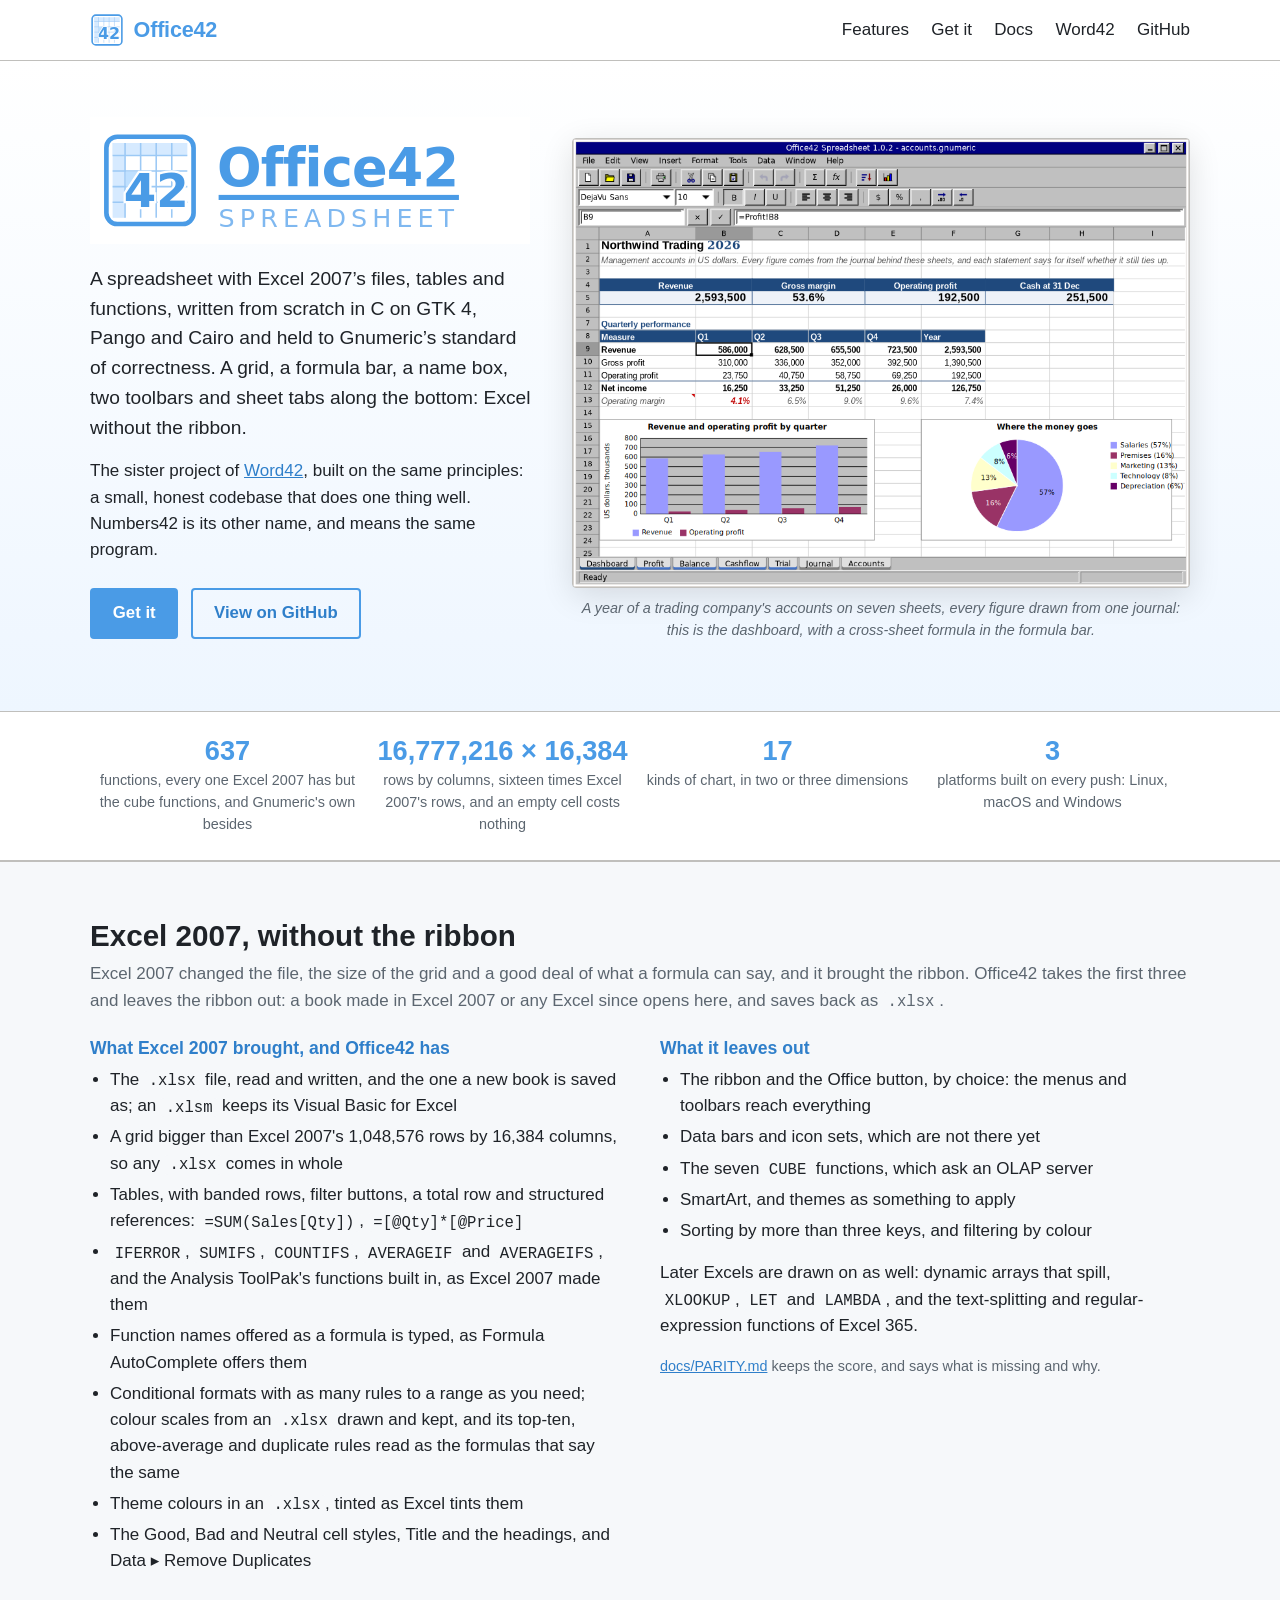
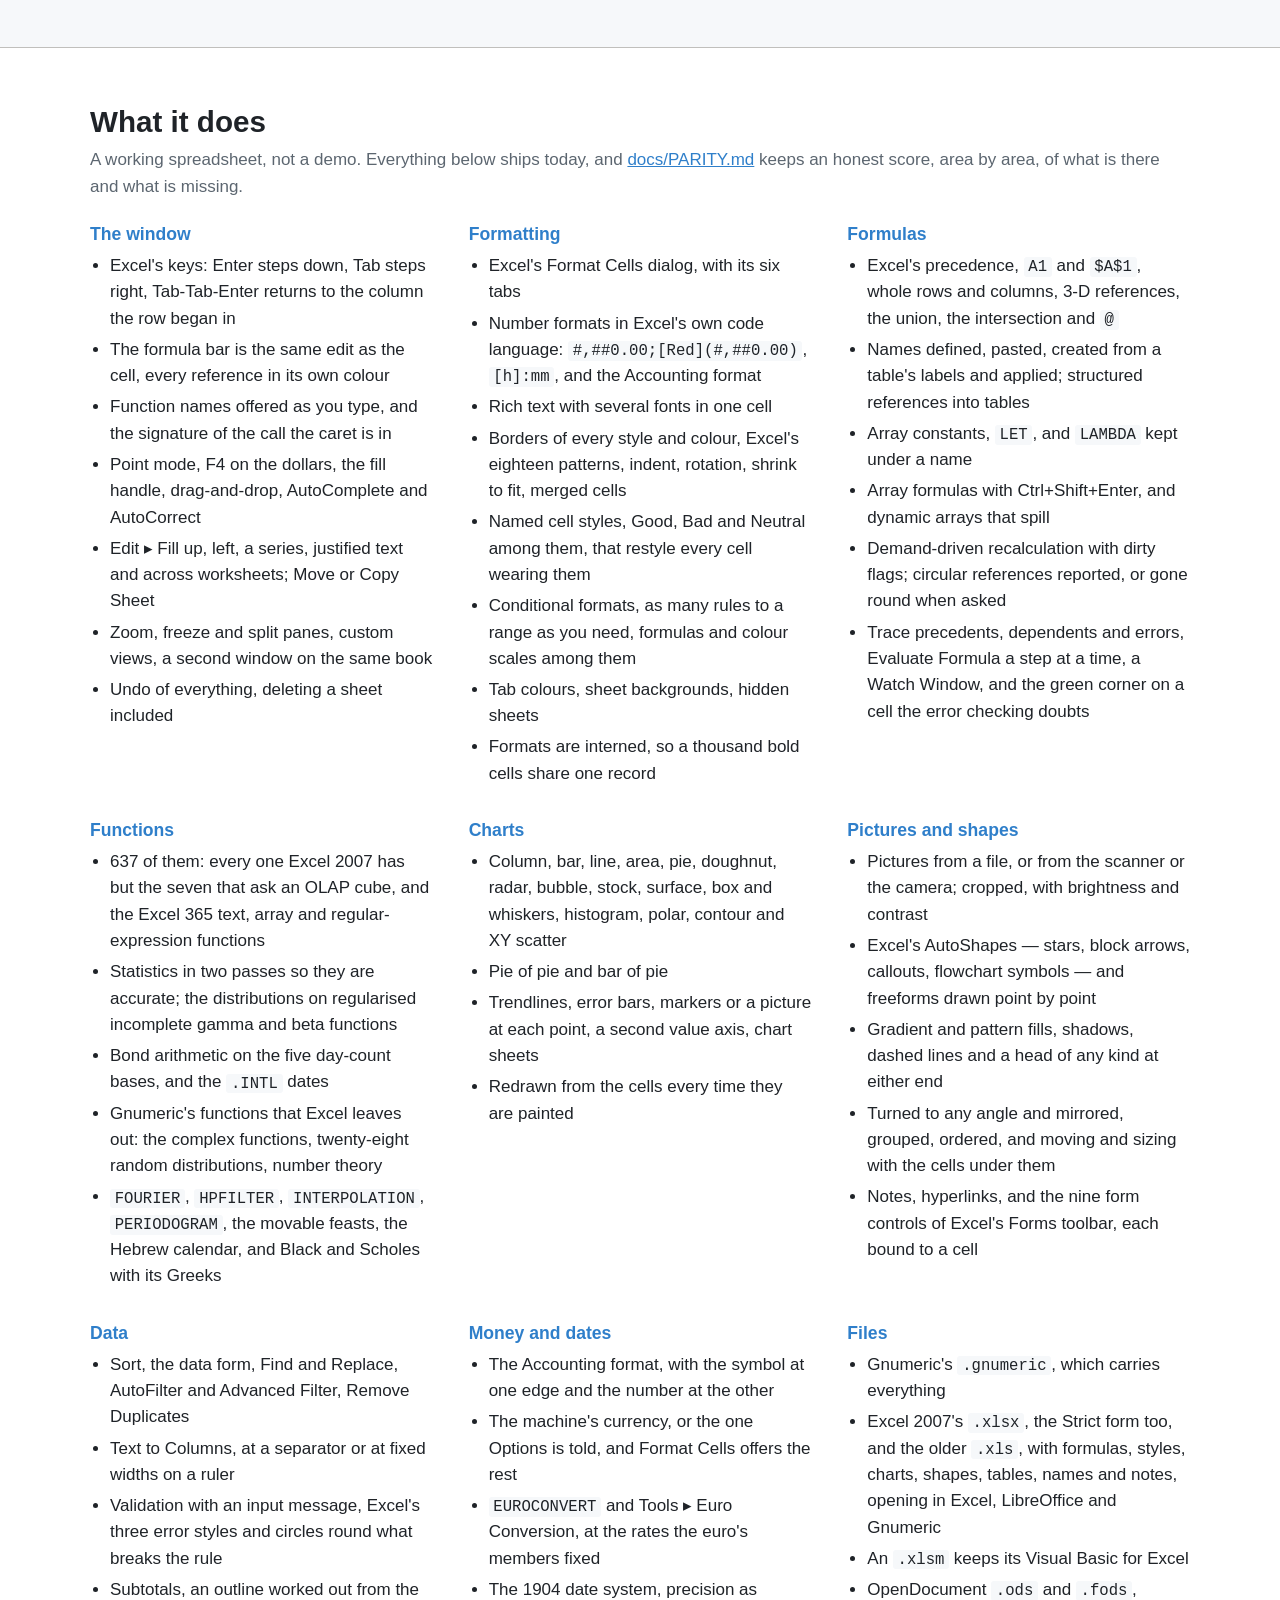
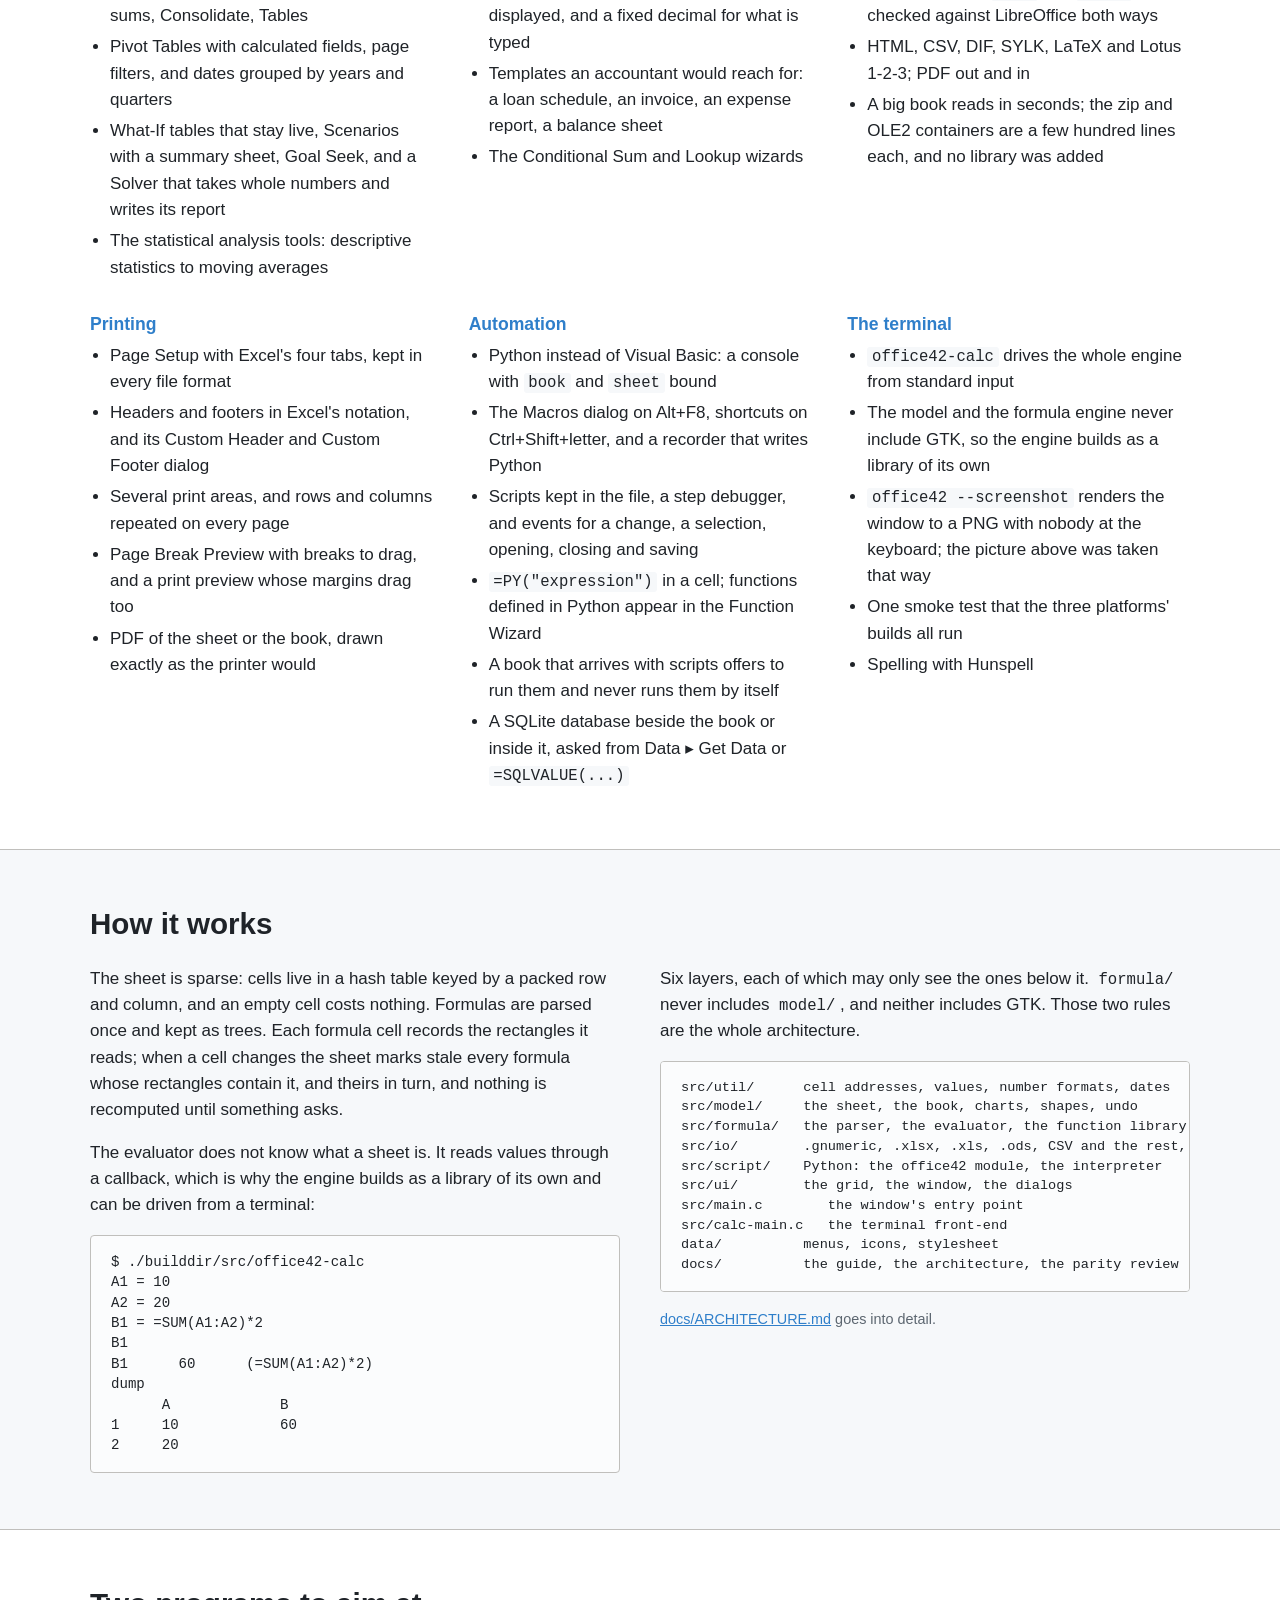
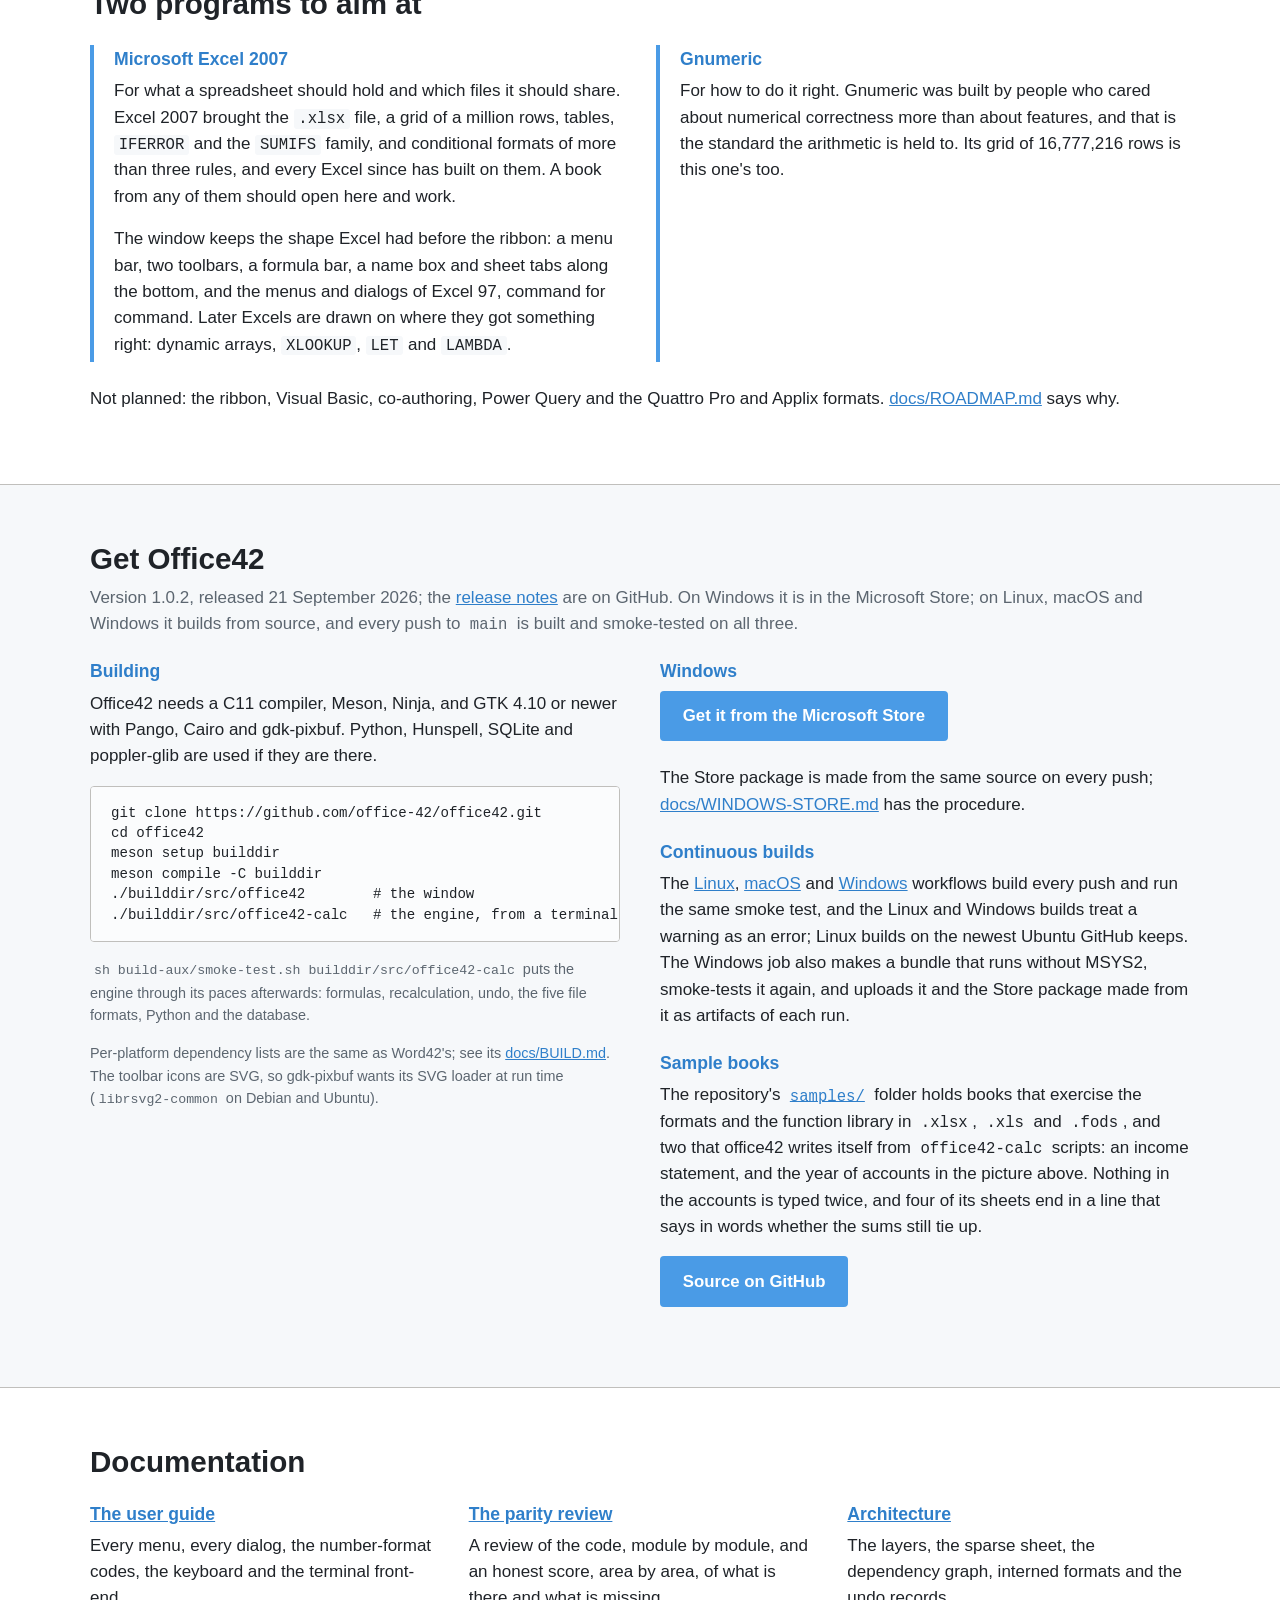
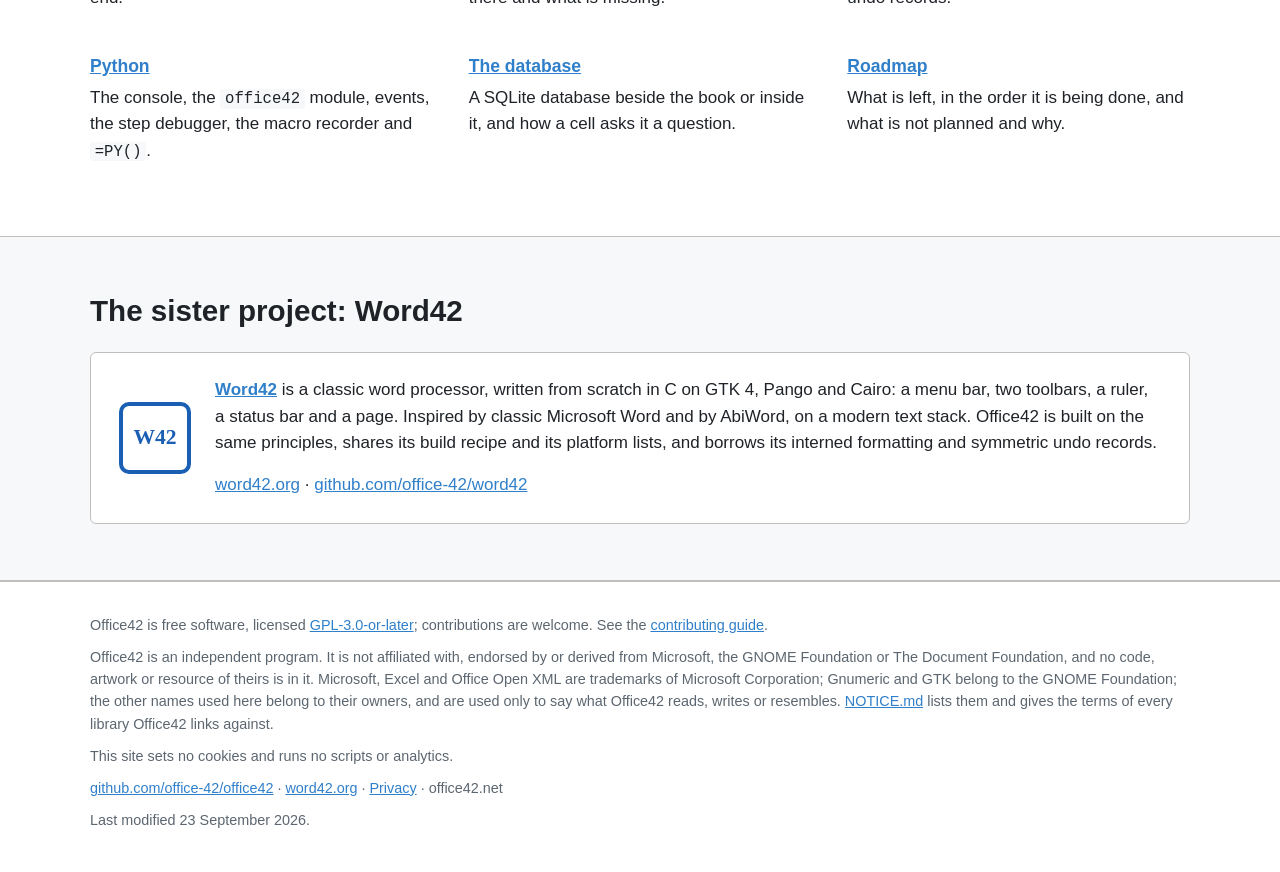
<file: index.html>
<!DOCTYPE html>
<html lang="en">
<head>
<meta charset="utf-8">
<meta name="viewport" content="width=device-width, initial-scale=1">
<title>Office42 Spreadsheet — Excel 2007’s files and functions, without the ribbon</title>
<meta name="description" content="Office42 Spreadsheet is a free spreadsheet with Excel 2007’s .xlsx files, tables and functions, and a menu bar and toolbars instead of a ribbon, written from scratch in C on GTK 4, Pango and Cairo. 637 functions, charts, pivot tables, Python scripting, and .gnumeric, .xlsx, .xls, .ods and CSV files. Free software, GPL-3.0-or-later.">
<link rel="canonical" href="https://office42.net/">
<meta property="og:type" content="website">
<meta property="og:title" content="Office42 Spreadsheet — Excel 2007’s files and functions, without the ribbon">
<meta property="og:description" content="Excel 2007’s .xlsx files, tables and functions, with a menu bar and toolbars instead of a ribbon, written from scratch in C on GTK 4, Pango and Cairo. Free software, GPL-3.0-or-later.">
<meta property="og:url" content="https://office42.net/">
<meta property="og:image" content="https://office42.net/images/screenshot.png">
<meta name="twitter:card" content="summary_large_image">
<meta name="theme-color" content="#4a9be6">
<link rel="icon" type="image/svg+xml" href="images/icon.svg">
<link rel="apple-touch-icon" href="images/icon-128.png">
<style>
  :root {
    --o42-blue: #4a9be6;
    --o42-blue-dark: #2f7fca;
    --o42-blue-pale: #d6eaff;
    --o42-blue-faint: #eef6ff;
    --o42-rule: #c0bfbc;
    --o42-ink: #1f2328;
    --o42-muted: #5c6670;
    --o42-ground: #ffffff;
    --o42-ground-alt: #f6f8fa;
  }
  * { box-sizing: border-box; }
  html { scroll-behavior: smooth; }
  body {
    margin: 0;
    font-family: -apple-system, BlinkMacSystemFont, "Segoe UI", Roboto, "Helvetica Neue",
                 "Liberation Sans", "DejaVu Sans", Arial, sans-serif;
    font-size: 17px;
    line-height: 1.55;
    color: var(--o42-ink);
    background: var(--o42-ground);
  }
  a { color: var(--o42-blue-dark); }
  a:hover { color: var(--o42-blue); }
  code {
    font-family: "SFMono-Regular", Consolas, "Liberation Mono", "DejaVu Sans Mono", Menlo, monospace;
    font-size: .92em;
    background: var(--o42-ground-alt);
    padding: .05em .3em;
    border-radius: 3px;
  }
  pre {
    font-family: "SFMono-Regular", Consolas, "Liberation Mono", "DejaVu Sans Mono", Menlo, monospace;
    font-size: .88rem;
    line-height: 1.45;
    background: #fbfcfd;
    border: 1px solid var(--o42-rule);
    border-radius: 4px;
    padding: 1rem 1.25rem;
    overflow-x: auto;
    margin: 0;
  }
  pre code { background: none; padding: 0; font-size: inherit; }
  .container { max-width: 1140px; margin: 0 auto; padding: 0 1.25rem; }
  h1, h2, h3 { line-height: 1.2; margin: 0 0 .5rem; }
  h2 { font-size: 1.85rem; font-weight: 700; }
  h3 { font-size: 1.1rem; font-weight: 700; color: var(--o42-blue-dark); }
  .muted { color: var(--o42-muted); }
  .small { font-size: .9rem; }
  p { margin: 0 0 1rem; }
  ul { margin: 0 0 1rem; padding-left: 1.25rem; }
  li { margin-bottom: .3rem; }

  /* Navigation */
  nav.top {
    position: sticky; top: 0; z-index: 10;
    background: var(--o42-ground);
    border-bottom: 1px solid var(--o42-rule);
  }
  nav.top .container {
    display: flex; align-items: center; justify-content: space-between;
    height: 60px;
  }
  .brand {
    display: flex; align-items: center; gap: .6rem;
    font-weight: 700; font-size: 1.35rem; color: var(--o42-blue);
    text-decoration: none; letter-spacing: -.01em;
  }
  .brand img { width: 34px; height: 34px; }
  nav.top ul { list-style: none; margin: 0; padding: 0; display: flex; gap: 1.4rem; }
  nav.top li { margin: 0; }
  nav.top a.link { color: var(--o42-ink); text-decoration: none; white-space: nowrap; }
  nav.top a.link:hover { color: var(--o42-blue); }
  @media (max-width: 520px) {
    .brand span { display: none; }
    nav.top ul { gap: .8rem; }
    nav.top a.link { font-size: .95rem; }
  }
  @media (max-width: 380px) {
    nav.top ul { gap: .6rem; }
    nav.top a.link { font-size: .85rem; }
  }

  /* Hero */
  .hero {
    background: linear-gradient(180deg, #ffffff 0%, var(--o42-blue-faint) 100%);
    border-bottom: 1px solid var(--o42-rule);
    padding: 3.5rem 0 3rem;
  }
  .hero .row {
    display: grid; grid-template-columns: 5fr 7fr; gap: 2.5rem; align-items: center;
  }
  @media (max-width: 900px) { .hero .row { grid-template-columns: 1fr; } }
  .hero .logo { width: 100%; max-width: 440px; height: auto; display: block; margin-bottom: 1.25rem; }
  .lead { font-size: 1.2rem; }
  .btn {
    display: inline-block; padding: .65rem 1.3rem; border-radius: 4px;
    font-size: 1.05rem; font-weight: 600; text-decoration: none;
    border: 2px solid var(--o42-blue); margin: 0 .5rem .5rem 0;
    transition: background-color .12s, color .12s;
  }
  .btn-solid { background: var(--o42-blue); color: #fff; }
  .btn-solid:hover { background: var(--o42-blue-dark); border-color: var(--o42-blue-dark); color: #fff; }
  .btn-outline { background: transparent; color: var(--o42-blue-dark); }
  .btn-outline:hover { background: var(--o42-blue); color: #fff; }
  .screenshot {
    width: 100%; height: auto; display: block;
    border: 1px solid var(--o42-rule); border-radius: 4px;
    box-shadow: 0 .5rem 2rem rgba(0, 0, 0, .12);
    background: #fff;
  }
  figure { margin: 0; }
  figcaption { text-align: center; margin-top: .6rem; }

  /* Numbers strip */
  .numbers {
    border-bottom: 1px solid var(--o42-rule);
    background: var(--o42-ground);
  }
  .numbers .container {
    display: grid; grid-template-columns: repeat(4, 1fr);
    text-align: center; padding-top: 1.5rem; padding-bottom: 1.5rem;
  }
  @media (max-width: 720px) {
    .numbers .container { grid-template-columns: repeat(2, 1fr); row-gap: 1.25rem; }
    .numbers strong { font-size: 1.4rem; }
  }
  .numbers strong { display: block; font-size: 1.7rem; color: var(--o42-blue); font-weight: 700; line-height: 1.1; }
  .numbers span { display: block; font-size: .9rem; color: var(--o42-muted); margin-top: .2rem; }

  /* Sections */
  section { padding: 3.5rem 0; }
  section.alt { background: var(--o42-ground-alt); border-top: 1px solid var(--o42-rule); border-bottom: 1px solid var(--o42-rule); }
  .grid { display: grid; grid-template-columns: repeat(3, 1fr); gap: 1.75rem 2.25rem; margin-top: 1.5rem; }
  @media (max-width: 900px) { .grid { grid-template-columns: repeat(2, 1fr); } }
  @media (max-width: 560px) { .grid { grid-template-columns: 1fr; } }
  .grid ul { margin-bottom: 0; }
  .grid > div, .two > div, .numbers .container > div, .hero .row > *, .sister > div { min-width: 0; }
  code { overflow-wrap: anywhere; }
  .two { display: grid; grid-template-columns: 1fr 1fr; gap: 2.5rem; align-items: start; margin-top: 1.5rem; }
  @media (max-width: 800px) { .two { grid-template-columns: 1fr; } }
  .tree { font-size: .85rem; }
  .goals { display: grid; grid-template-columns: 1fr 1fr; gap: 2rem; margin-top: 1.5rem; }
  @media (max-width: 720px) { .goals { grid-template-columns: 1fr; } }
  .goal {
    border-left: 4px solid var(--o42-blue); padding: .25rem 0 .25rem 1.25rem;
  }
  .goal p:last-child { margin-bottom: 0; }

  /* Word42 sister card */
  .sister {
    display: grid; grid-template-columns: auto 1fr; gap: 1.5rem; align-items: center;
    border: 1px solid var(--o42-rule); border-radius: 6px; background: #fff;
    padding: 1.5rem 1.75rem; margin-top: 1.5rem;
  }
  @media (max-width: 560px) { .sister { grid-template-columns: 1fr; } }
  .sister .w42 {
    width: 72px; height: 72px; border-radius: 10px;
    border: 4px solid #1a5fb4; color: #1a5fb4; background: #fff;
    display: flex; align-items: center; justify-content: center;
    font-family: "Times New Roman", "Liberation Serif", Tinos, Times, serif;
    font-weight: 700; font-size: 1.35rem;
  }
  .sister p:last-child { margin-bottom: 0; }

  /* Footer */
  footer { border-top: 1px solid var(--o42-rule); padding: 2rem 0; }
  footer p { margin-bottom: .6rem; }
</style>
</head>
<body>

<nav class="top">
  <div class="container">
    <a class="brand" href="./">
      <img src="images/icon.svg" alt="" width="34" height="34">
      <span>Office42</span>
    </a>
    <ul>
      <li><a class="link" href="#features">Features</a></li>
      <li><a class="link" href="#download">Get it</a></li>
      <li><a class="link" href="#docs">Docs</a></li>
      <li><a class="link" href="https://word42.org/">Word42</a></li>
      <li><a class="link" href="https://github.com/office-42/office42">GitHub</a></li>
    </ul>
  </div>
</nav>

<header class="hero">
  <div class="container">
    <div class="row">
      <div>
        <h1>
          <img class="logo" src="images/logo.svg" width="520" height="150"
               alt="Office42 Spreadsheet: a sheet of cells marked 42, beside the name in light blue with one rule under it">
        </h1>
        <p class="lead">A spreadsheet with Excel&nbsp;2007’s files, tables and functions,
        written from scratch in C on GTK&nbsp;4, Pango and Cairo and held to Gnumeric’s standard
        of correctness. A grid, a formula bar, a name box, two toolbars and sheet tabs along the
        bottom: Excel without the ribbon.</p>
        <p>The sister project of <a href="https://word42.org/">Word42</a>, built on the same
        principles: a small, honest codebase that does one thing well. Numbers42 is its other
        name, and means the same program.</p>
        <p style="margin-top:1.5rem">
          <a class="btn btn-solid" href="#download">Get it</a>
          <a class="btn btn-outline" href="https://github.com/office-42/office42">View on GitHub</a>
        </p>
      </div>
      <figure>
        <img class="screenshot" src="images/screenshot.png" width="950" height="690"
             alt="Office42 Spreadsheet 1.0.2 showing the dashboard of a set of accounts: a title set in two fonts in one cell, a strip of four merged key figures — revenue, gross margin, operating profit and cash — over a quarterly table in the Accounting number format, an operating margin row with a conditional format on the weakest quarter and a note attached, the formula bar showing the cross-sheet formula =Profit!B8, a column chart of revenue and operating profit by quarter with its axis in thousands, a pie chart of operating expenses with labels and a legend, and seven coloured sheet tabs — Dashboard, Profit, Balance, Cashflow, Trial, Journal and Accounts">
        <figcaption class="muted small"><em>A year of a trading company's accounts on seven sheets, every figure drawn from one journal: this is the dashboard, with a cross-sheet formula in the formula bar.</em></figcaption>
      </figure>
    </div>
  </div>
</header>

<div class="numbers">
  <div class="container">
    <div><strong>637</strong><span>functions, every one Excel 2007 has but the cube functions, and Gnumeric's own besides</span></div>
    <div><strong>16,777,216 × 16,384</strong><span>rows by columns, sixteen times Excel 2007's rows, and an empty cell costs nothing</span></div>
    <div><strong>17</strong><span>kinds of chart, in two or three dimensions</span></div>
    <div><strong>3</strong><span>platforms built on every push: Linux, macOS and Windows</span></div>
  </div>
</div>

<section class="alt" id="excel2007">
  <div class="container">
    <h2>Excel 2007, without the ribbon</h2>
    <p class="muted">Excel&nbsp;2007 changed the file, the size of the grid and a good deal of what
    a formula can say, and it brought the ribbon. Office42 takes the first three and leaves the
    ribbon out: a book made in Excel&nbsp;2007 or any Excel since opens here, and saves back as
    <code>.xlsx</code>.</p>
    <div class="two">
      <div>
        <h3>What Excel 2007 brought, and Office42 has</h3>
        <ul>
          <li>The <code>.xlsx</code> file, read and written, and the one a new book is saved as; an <code>.xlsm</code> keeps its Visual Basic for Excel</li>
          <li>A grid bigger than Excel 2007's 1,048,576 rows by 16,384 columns, so any <code>.xlsx</code> comes in whole</li>
          <li>Tables, with banded rows, filter buttons, a total row and structured references: <code>=SUM(Sales[Qty])</code>, <code>=[@Qty]*[@Price]</code></li>
          <li><code>IFERROR</code>, <code>SUMIFS</code>, <code>COUNTIFS</code>, <code>AVERAGEIF</code> and <code>AVERAGEIFS</code>, and the Analysis ToolPak's functions built in, as Excel&nbsp;2007 made them</li>
          <li>Function names offered as a formula is typed, as Formula AutoComplete offers them</li>
          <li>Conditional formats with as many rules to a range as you need; colour scales from an <code>.xlsx</code> drawn and kept, and its top-ten, above-average and duplicate rules read as the formulas that say the same</li>
          <li>Theme colours in an <code>.xlsx</code>, tinted as Excel tints them</li>
          <li>The Good, Bad and Neutral cell styles, Title and the headings, and Data ▸ Remove Duplicates</li>
        </ul>
      </div>
      <div>
        <h3>What it leaves out</h3>
        <ul>
          <li>The ribbon and the Office button, by choice: the menus and toolbars reach everything</li>
          <li>Data bars and icon sets, which are not there yet</li>
          <li>The seven <code>CUBE</code> functions, which ask an OLAP server</li>
          <li>SmartArt, and themes as something to apply</li>
          <li>Sorting by more than three keys, and filtering by colour</li>
        </ul>
        <p>Later Excels are drawn on as well: dynamic arrays that spill, <code>XLOOKUP</code>,
        <code>LET</code> and <code>LAMBDA</code>, and the text-splitting and regular-expression
        functions of Excel&nbsp;365.</p>
        <p class="small muted"><a href="https://github.com/office-42/office42/blob/main/docs/PARITY.md">docs/PARITY.md</a>
        keeps the score, and says what is missing and why.</p>
      </div>
    </div>
  </div>
</section>

<section id="features">
  <div class="container">
    <h2>What it does</h2>
    <p class="muted">A working spreadsheet, not a demo. Everything below ships today, and
    <a href="https://github.com/office-42/office42/blob/main/docs/PARITY.md">docs/PARITY.md</a>
    keeps an honest score, area by area, of what is there and what is missing.</p>
    <div class="grid">
      <div>
        <h3>The window</h3>
        <ul>
          <li>Excel's keys: Enter steps down, Tab steps right, Tab-Tab-Enter returns to the column the row began in</li>
          <li>The formula bar is the same edit as the cell, every reference in its own colour</li>
          <li>Function names offered as you type, and the signature of the call the caret is in</li>
          <li>Point mode, F4 on the dollars, the fill handle, drag-and-drop, AutoComplete and AutoCorrect</li>
          <li>Edit ▸ Fill up, left, a series, justified text and across worksheets; Move or Copy Sheet</li>
          <li>Zoom, freeze and split panes, custom views, a second window on the same book</li>
          <li>Undo of everything, deleting a sheet included</li>
        </ul>
      </div>
      <div>
        <h3>Formatting</h3>
        <ul>
          <li>Excel's Format Cells dialog, with its six tabs</li>
          <li>Number formats in Excel's own code language: <code>#,##0.00;[Red](#,##0.00)</code>, <code>[h]:mm</code>, and the Accounting format</li>
          <li>Rich text with several fonts in one cell</li>
          <li>Borders of every style and colour, Excel's eighteen patterns, indent, rotation, shrink to fit, merged cells</li>
          <li>Named cell styles, Good, Bad and Neutral among them, that restyle every cell wearing them</li>
          <li>Conditional formats, as many rules to a range as you need, formulas and colour scales among them</li>
          <li>Tab colours, sheet backgrounds, hidden sheets</li>
          <li>Formats are interned, so a thousand bold cells share one record</li>
        </ul>
      </div>
      <div>
        <h3>Formulas</h3>
        <ul>
          <li>Excel's precedence, <code>A1</code> and <code>$A$1</code>, whole rows and columns, 3-D references, the union, the intersection and <code>@</code></li>
          <li>Names defined, pasted, created from a table's labels and applied; structured references into tables</li>
          <li>Array constants, <code>LET</code>, and <code>LAMBDA</code> kept under a name</li>
          <li>Array formulas with Ctrl+Shift+Enter, and dynamic arrays that spill</li>
          <li>Demand-driven recalculation with dirty flags; circular references reported, or gone round when asked</li>
          <li>Trace precedents, dependents and errors, Evaluate Formula a step at a time, a Watch Window, and the green corner on a cell the error checking doubts</li>
        </ul>
      </div>
      <div>
        <h3>Functions</h3>
        <ul>
          <li>637 of them: every one Excel 2007 has but the seven that ask an OLAP cube, and the Excel 365 text, array and regular-expression functions</li>
          <li>Statistics in two passes so they are accurate; the distributions on regularised incomplete gamma and beta functions</li>
          <li>Bond arithmetic on the five day-count bases, and the <code>.INTL</code> dates</li>
          <li>Gnumeric's functions that Excel leaves out: the complex functions, twenty-eight random distributions, number theory</li>
          <li><code>FOURIER</code>, <code>HPFILTER</code>, <code>INTERPOLATION</code>, <code>PERIODOGRAM</code>, the movable feasts, the Hebrew calendar, and Black and Scholes with its Greeks</li>
        </ul>
      </div>
      <div>
        <h3>Charts</h3>
        <ul>
          <li>Column, bar, line, area, pie, doughnut, radar, bubble, stock, surface, box and whiskers, histogram, polar, contour and XY scatter</li>
          <li>Pie of pie and bar of pie</li>
          <li>Trendlines, error bars, markers or a picture at each point, a second value axis, chart sheets</li>
          <li>Redrawn from the cells every time they are painted</li>
        </ul>
      </div>
      <div>
        <h3>Pictures and shapes</h3>
        <ul>
          <li>Pictures from a file, or from the scanner or the camera; cropped, with brightness and contrast</li>
          <li>Excel's AutoShapes — stars, block arrows, callouts, flowchart symbols — and freeforms drawn point by point</li>
          <li>Gradient and pattern fills, shadows, dashed lines and a head of any kind at either end</li>
          <li>Turned to any angle and mirrored, grouped, ordered, and moving and sizing with the cells under them</li>
          <li>Notes, hyperlinks, and the nine form controls of Excel's Forms toolbar, each bound to a cell</li>
        </ul>
      </div>
      <div>
        <h3>Data</h3>
        <ul>
          <li>Sort, the data form, Find and Replace, AutoFilter and Advanced Filter, Remove Duplicates</li>
          <li>Text to Columns, at a separator or at fixed widths on a ruler</li>
          <li>Validation with an input message, Excel's three error styles and circles round what breaks the rule</li>
          <li>Subtotals, an outline worked out from the sums, Consolidate, Tables</li>
          <li>Pivot Tables with calculated fields, page filters, and dates grouped by years and quarters</li>
          <li>What-If tables that stay live, Scenarios with a summary sheet, Goal Seek, and a Solver that takes whole numbers and writes its report</li>
          <li>The statistical analysis tools: descriptive statistics to moving averages</li>
        </ul>
      </div>
      <div>
        <h3>Money and dates</h3>
        <ul>
          <li>The Accounting format, with the symbol at one edge and the number at the other</li>
          <li>The machine's currency, or the one Options is told, and Format Cells offers the rest</li>
          <li><code>EUROCONVERT</code> and Tools ▸ Euro Conversion, at the rates the euro's members fixed</li>
          <li>The 1904 date system, precision as displayed, and a fixed decimal for what is typed</li>
          <li>Templates an accountant would reach for: a loan schedule, an invoice, an expense report, a balance sheet</li>
          <li>The Conditional Sum and Lookup wizards</li>
        </ul>
      </div>
      <div>
        <h3>Files</h3>
        <ul>
          <li>Gnumeric's <code>.gnumeric</code>, which carries everything</li>
          <li>Excel 2007's <code>.xlsx</code>, the Strict form too, and the older <code>.xls</code>, with formulas, styles, charts, shapes, tables, names and notes, opening in Excel, LibreOffice and Gnumeric</li>
          <li>An <code>.xlsm</code> keeps its Visual Basic for Excel</li>
          <li>OpenDocument <code>.ods</code> and <code>.fods</code>, checked against LibreOffice both ways</li>
          <li>HTML, CSV, DIF, SYLK, LaTeX and Lotus 1-2-3; PDF out and in</li>
          <li>A big book reads in seconds; the zip and OLE2 containers are a few hundred lines each, and no library was added</li>
        </ul>
      </div>
      <div>
        <h3>Printing</h3>
        <ul>
          <li>Page Setup with Excel's four tabs, kept in every file format</li>
          <li>Headers and footers in Excel's notation, and its Custom Header and Custom Footer dialog</li>
          <li>Several print areas, and rows and columns repeated on every page</li>
          <li>Page Break Preview with breaks to drag, and a print preview whose margins drag too</li>
          <li>PDF of the sheet or the book, drawn exactly as the printer would</li>
        </ul>
      </div>
      <div>
        <h3>Automation</h3>
        <ul>
          <li>Python instead of Visual Basic: a console with <code>book</code> and <code>sheet</code> bound</li>
          <li>The Macros dialog on Alt+F8, shortcuts on Ctrl+Shift+letter, and a recorder that writes Python</li>
          <li>Scripts kept in the file, a step debugger, and events for a change, a selection, opening, closing and saving</li>
          <li><code>=PY("expression")</code> in a cell; functions defined in Python appear in the Function Wizard</li>
          <li>A book that arrives with scripts offers to run them and never runs them by itself</li>
          <li>A SQLite database beside the book or inside it, asked from Data ▸ Get Data or <code>=SQLVALUE(...)</code></li>
        </ul>
      </div>
      <div>
        <h3>The terminal</h3>
        <ul>
          <li><code>office42-calc</code> drives the whole engine from standard input</li>
          <li>The model and the formula engine never include GTK, so the engine builds as a library of its own</li>
          <li><code>office42 --screenshot</code> renders the window to a PNG with nobody at the keyboard; the picture above was taken that way</li>
          <li>One smoke test that the three platforms' builds all run</li>
          <li>Spelling with Hunspell</li>
        </ul>
      </div>
    </div>
  </div>
</section>

<section class="alt" id="engine">
  <div class="container">
    <h2>How it works</h2>
    <div class="two">
      <div>
        <p>The sheet is sparse: cells live in a hash table keyed by a packed row and column, and an
        empty cell costs nothing. Formulas are parsed once and kept as trees. Each formula cell
        records the rectangles it reads; when a cell changes the sheet marks stale every formula
        whose rectangles contain it, and theirs in turn, and nothing is recomputed until something
        asks.</p>
        <p>The evaluator does not know what a sheet is. It reads values through a callback, which
        is why the engine builds as a library of its own and can be driven from a terminal:</p>
        <pre><code>$ ./builddir/src/office42-calc
A1 = 10
A2 = 20
B1 = =SUM(A1:A2)*2
B1
B1      60      (=SUM(A1:A2)*2)
dump
      A             B
1     10            60
2     20</code></pre>
      </div>
      <div>
        <p>Six layers, each of which may only see the ones below it. <code>formula/</code> never
        includes <code>model/</code>, and neither includes GTK. Those two rules are the whole
        architecture.</p>
        <pre class="tree"><code>src/util/      cell addresses, values, number formats, dates
src/model/     the sheet, the book, charts, shapes, undo
src/formula/   the parser, the evaluator, the function library
src/io/        .gnumeric, .xlsx, .xls, .ods, CSV and the rest, PDF, SQLite
src/script/    Python: the office42 module, the interpreter
src/ui/        the grid, the window, the dialogs
src/main.c        the window's entry point
src/calc-main.c   the terminal front-end
data/          menus, icons, stylesheet
docs/          the guide, the architecture, the parity review</code></pre>
        <p class="small muted" style="margin-top:1rem">
          <a href="https://github.com/office-42/office42/blob/main/docs/ARCHITECTURE.md">docs/ARCHITECTURE.md</a>
          goes into detail.</p>
      </div>
    </div>
  </div>
</section>

<section id="goals">
  <div class="container">
    <h2>Two programs to aim at</h2>
    <div class="goals">
      <div class="goal">
        <h3>Microsoft Excel 2007</h3>
        <p>For what a spreadsheet should hold and which files it should share. Excel&nbsp;2007
        brought the <code>.xlsx</code> file, a grid of a million rows, tables, <code>IFERROR</code>
        and the <code>SUMIFS</code> family, and conditional formats of more than three rules, and
        every Excel since has built on them. A book from any of them should open here and work.</p>
        <p>The window keeps the shape Excel had before the ribbon: a menu bar, two toolbars, a
        formula bar, a name box and sheet tabs along the bottom, and the menus and dialogs of
        Excel&nbsp;97, command for command. Later Excels are drawn on where they got something
        right: dynamic arrays, <code>XLOOKUP</code>, <code>LET</code> and <code>LAMBDA</code>.</p>
      </div>
      <div class="goal">
        <h3>Gnumeric</h3>
        <p>For how to do it right. Gnumeric was built by people who cared about numerical
        correctness more than about features, and that is the standard the arithmetic is held
        to. Its grid of 16,777,216 rows is this one's too.</p>
      </div>
    </div>
    <p style="margin-top:1.5rem">Not planned: the ribbon, Visual Basic, co-authoring, Power Query and
    the Quattro Pro and Applix formats.
    <a href="https://github.com/office-42/office42/blob/main/docs/ROADMAP.md">docs/ROADMAP.md</a>
    says why.</p>
  </div>
</section>

<section class="alt" id="download">
  <div class="container">
    <h2>Get Office42</h2>
    <p class="muted">Version 1.0.2, released 21 September 2026; the
    <a href="https://github.com/office-42/office42/releases">release notes</a> are on GitHub.
    On Windows it is in the Microsoft Store; on Linux, macOS and Windows it builds from source,
    and every push to <code>main</code> is built and smoke-tested on all three.</p>
    <div class="two">
      <div>
        <h3>Building</h3>
        <p>Office42 needs a C11 compiler, Meson, Ninja, and GTK&nbsp;4.10 or newer with Pango, Cairo
        and gdk-pixbuf. Python, Hunspell, SQLite and poppler-glib are used if they are there.</p>
        <pre><code>git clone https://github.com/office-42/office42.git
cd office42
meson setup builddir
meson compile -C builddir
./builddir/src/office42        # the window
./builddir/src/office42-calc   # the engine, from a terminal</code></pre>
        <p class="small muted" style="margin-top:1rem"><code>sh build-aux/smoke-test.sh
        builddir/src/office42-calc</code> puts the engine through its paces afterwards: formulas,
        recalculation, undo, the five file formats, Python and the database.</p>
        <p class="small muted">Per-platform dependency lists are the same as
        Word42's; see its
        <a href="https://github.com/office-42/word42/blob/main/docs/BUILD.md">docs/BUILD.md</a>.
        The toolbar icons are SVG, so gdk-pixbuf wants its SVG loader at run time
        (<code>librsvg2-common</code> on Debian and Ubuntu).</p>
      </div>
      <div>
        <h3>Windows</h3>
        <p><a class="btn btn-solid" href="https://apps.microsoft.com/detail/9PHPZ3D7TGG5">Get it from the Microsoft&nbsp;Store</a></p>
        <p>The Store package is made from the same source on every push;
        <a href="https://github.com/office-42/office42/blob/main/docs/WINDOWS-STORE.md">docs/WINDOWS-STORE.md</a>
        has the procedure.</p>
        <h3 style="margin-top:1.5rem">Continuous builds</h3>
        <p>The
        <a href="https://github.com/office-42/office42/actions/workflows/linux.yml">Linux</a>,
        <a href="https://github.com/office-42/office42/actions/workflows/macos.yml">macOS</a> and
        <a href="https://github.com/office-42/office42/actions/workflows/windows.yml">Windows</a>
        workflows build every push and run the same smoke test, and the Linux and Windows builds
        treat a warning as an error; Linux builds on the newest Ubuntu GitHub keeps. The Windows
        job also makes a
        bundle that runs without MSYS2, smoke-tests it again, and uploads it and the Store
        package made from it as artifacts of each run.</p>
        <h3 style="margin-top:1.5rem">Sample books</h3>
        <p>The repository's <a href="https://github.com/office-42/office42/tree/main/samples"><code>samples/</code></a>
        folder holds books that exercise the formats and the function library in
        <code>.xlsx</code>, <code>.xls</code> and <code>.fods</code>, and two that office42 writes
        itself from <code>office42-calc</code> scripts: an income statement, and the year of
        accounts in the picture above. Nothing in the accounts is typed twice, and four of its
        sheets end in a line that says in words whether the sums still tie up.</p>
        <p><a class="btn btn-solid" href="https://github.com/office-42/office42">Source on GitHub</a></p>
      </div>
    </div>
  </div>
</section>

<section id="docs">
  <div class="container">
    <h2>Documentation</h2>
    <div class="grid">
      <div>
        <h3><a href="https://github.com/office-42/office42/blob/main/docs/GUIDE.md">The user guide</a></h3>
        <p>Every menu, every dialog, the number-format codes, the keyboard and the terminal front-end.</p>
      </div>
      <div>
        <h3><a href="https://github.com/office-42/office42/blob/main/docs/PARITY.md">The parity review</a></h3>
        <p>A review of the code, module by module, and an honest score, area by area, of what is there and what is missing.</p>
      </div>
      <div>
        <h3><a href="https://github.com/office-42/office42/blob/main/docs/ARCHITECTURE.md">Architecture</a></h3>
        <p>The layers, the sparse sheet, the dependency graph, interned formats and the undo records.</p>
      </div>
      <div>
        <h3><a href="https://github.com/office-42/office42/blob/main/docs/PYTHON.md">Python</a></h3>
        <p>The console, the <code>office42</code> module, events, the step debugger, the macro recorder and <code>=PY()</code>.</p>
      </div>
      <div>
        <h3><a href="https://github.com/office-42/office42/blob/main/docs/DATABASE.md">The database</a></h3>
        <p>A SQLite database beside the book or inside it, and how a cell asks it a question.</p>
      </div>
      <div>
        <h3><a href="https://github.com/office-42/office42/blob/main/docs/ROADMAP.md">Roadmap</a></h3>
        <p>What is left, in the order it is being done, and what is not planned and why.</p>
      </div>
    </div>
  </div>
</section>

<section class="alt" id="word42">
  <div class="container">
    <h2>The sister project: Word42</h2>
    <div class="sister">
      <div class="w42" aria-hidden="true">W42</div>
      <div>
        <p><a href="https://word42.org/"><strong>Word42</strong></a> is a classic word processor, written
        from scratch in C on GTK&nbsp;4, Pango and Cairo: a menu bar, two toolbars, a ruler, a status
        bar and a page. Inspired by classic Microsoft Word and by AbiWord, on a modern text stack.
        Office42 is built on the same principles, shares its build recipe and its platform lists,
        and borrows its interned formatting and symmetric undo records.</p>
        <p><a href="https://word42.org/">word42.org</a> ·
        <a href="https://github.com/office-42/word42">github.com/office-42/word42</a></p>
      </div>
    </div>
  </div>
</section>

<footer>
  <div class="container">
    <p class="small muted">Office42 is free software, licensed
    <a href="https://github.com/office-42/office42/blob/main/LICENSE">GPL-3.0-or-later</a>;
    contributions are welcome. See the
    <a href="https://github.com/office-42/office42/blob/main/CONTRIBUTING.md">contributing guide</a>.</p>
    <p class="small muted">Office42 is an independent program. It is not affiliated with, endorsed by
    or derived from Microsoft, the GNOME Foundation or The Document Foundation, and no code, artwork
    or resource of theirs is in it. Microsoft, Excel and Office Open XML are trademarks of Microsoft
    Corporation; Gnumeric and GTK belong to the GNOME Foundation; the other names used here belong
    to their owners, and are used only to say what Office42 reads, writes or resembles.
    <a href="https://github.com/office-42/office42/blob/main/NOTICE.md">NOTICE.md</a> lists them
    and gives the terms of every library Office42 links against.</p>
    <p class="small muted">This site sets no cookies and runs no scripts or analytics.</p>
    <p class="small muted">
      <a href="https://github.com/office-42/office42">github.com/office-42/office42</a> ·
      <a href="https://word42.org/">word42.org</a> ·
      <a href="privacy">Privacy</a> · office42.net
    </p>
    <p class="small muted">Last modified <time datetime="2026-09-23">23 September 2026</time>.</p>
  </div>
</footer>

</body>
</html>
</file>
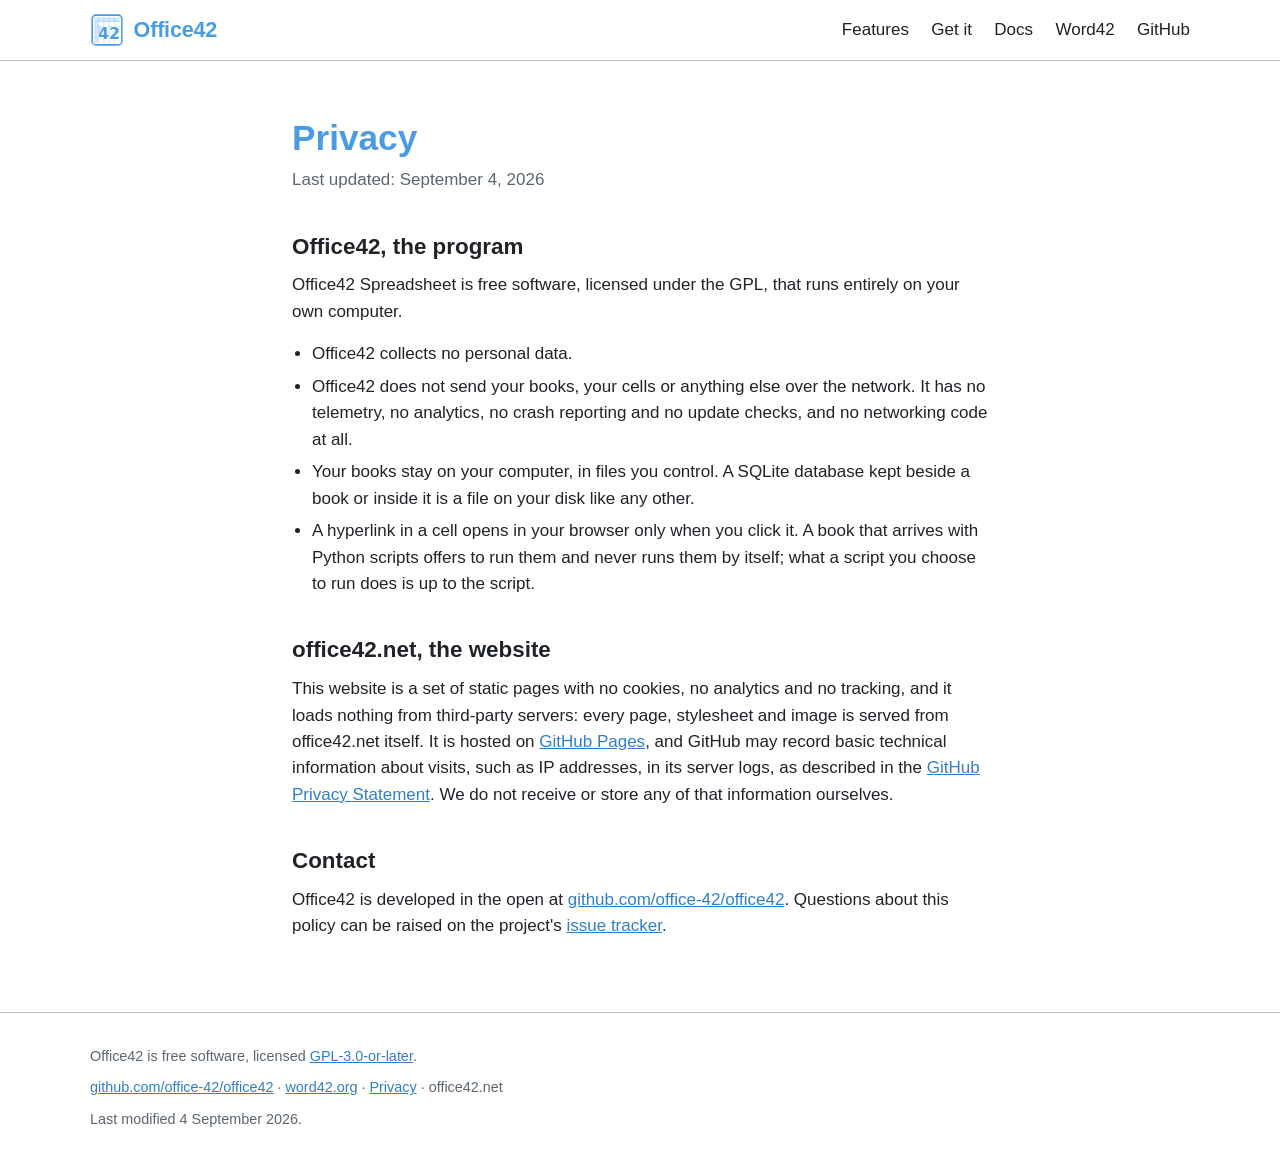
<file: privacy.html>
<!DOCTYPE html>
<html lang="en">
<head>
<meta charset="utf-8">
<meta name="viewport" content="width=device-width, initial-scale=1">
<title>Privacy — Office42 Spreadsheet</title>
<meta name="description" content="The privacy policy of Office42 Spreadsheet and of office42.net: no data collection, no telemetry, no cookies, no tracking.">
<link rel="canonical" href="https://office42.net/privacy">
<meta property="og:type" content="website">
<meta property="og:title" content="Privacy — Office42 Spreadsheet">
<meta property="og:description" content="The privacy policy of Office42 Spreadsheet and of office42.net: no data collection, no telemetry, no cookies, no tracking.">
<meta property="og:url" content="https://office42.net/privacy">
<meta name="twitter:card" content="summary">
<meta name="theme-color" content="#4a9be6">
<link rel="icon" type="image/svg+xml" href="images/icon.svg">
<link rel="apple-touch-icon" href="images/icon-128.png">
<style>
  :root {
    --o42-blue: #4a9be6;
    --o42-blue-dark: #2f7fca;
    --o42-rule: #c0bfbc;
    --o42-ink: #1f2328;
    --o42-muted: #5c6670;
    --o42-ground: #ffffff;
  }
  * { box-sizing: border-box; }
  body {
    margin: 0;
    font-family: -apple-system, BlinkMacSystemFont, "Segoe UI", Roboto, "Helvetica Neue",
                 "Liberation Sans", "DejaVu Sans", Arial, sans-serif;
    font-size: 17px;
    line-height: 1.55;
    color: var(--o42-ink);
    background: var(--o42-ground);
  }
  a { color: var(--o42-blue-dark); }
  a:hover { color: var(--o42-blue); }
  code {
    font-family: "SFMono-Regular", Consolas, "Liberation Mono", "DejaVu Sans Mono", Menlo, monospace;
    font-size: .92em;
    background: #f6f8fa;
    padding: .05em .3em;
    border-radius: 3px;
  }
  .container { max-width: 1140px; margin: 0 auto; padding: 0 1.25rem; }
  h1 { font-size: 2.2rem; font-weight: 700; color: var(--o42-blue); line-height: 1.2; margin: 0 0 .5rem; }
  h2 { font-size: 1.4rem; font-weight: 700; line-height: 1.2; margin: 2.5rem 0 .75rem; }
  .muted { color: var(--o42-muted); }
  .small { font-size: .9rem; }
  p { margin: 0 0 1rem; }
  ul { margin: 0 0 1rem; padding-left: 1.25rem; }
  li { margin-bottom: .4rem; }

  nav.top {
    position: sticky; top: 0; z-index: 10;
    background: var(--o42-ground);
    border-bottom: 1px solid var(--o42-rule);
  }
  nav.top .container {
    display: flex; align-items: center; justify-content: space-between;
    height: 60px;
  }
  .brand {
    display: flex; align-items: center; gap: .6rem;
    font-weight: 700; font-size: 1.35rem; color: var(--o42-blue);
    text-decoration: none; letter-spacing: -.01em;
  }
  .brand img { width: 34px; height: 34px; }
  nav.top ul { list-style: none; margin: 0; padding: 0; display: flex; gap: 1.4rem; }
  nav.top li { margin: 0; }
  nav.top a.link { color: var(--o42-ink); text-decoration: none; white-space: nowrap; }
  nav.top a.link:hover { color: var(--o42-blue); }
  @media (max-width: 520px) {
    .brand span { display: none; }
    nav.top ul { gap: .8rem; }
    nav.top a.link { font-size: .95rem; }
  }
  @media (max-width: 380px) {
    nav.top ul { gap: .6rem; }
    nav.top a.link { font-size: .85rem; }
  }

  main { padding: 3.5rem 0; }
  main .container { max-width: 46rem; }
  footer { border-top: 1px solid var(--o42-rule); padding: 2rem 0; }
  footer p { margin-bottom: .6rem; }
</style>
</head>
<body>

<nav class="top">
  <div class="container">
    <a class="brand" href="./">
      <img src="images/icon.svg" alt="" width="34" height="34">
      <span>Office42</span>
    </a>
    <ul>
      <li><a class="link" href="./#features">Features</a></li>
      <li><a class="link" href="./#download">Get it</a></li>
      <li><a class="link" href="./#docs">Docs</a></li>
      <li><a class="link" href="https://word42.org/">Word42</a></li>
      <li><a class="link" href="https://github.com/office-42/office42">GitHub</a></li>
    </ul>
  </div>
</nav>

<main>
  <div class="container">
    <h1>Privacy</h1>
    <p class="muted">Last updated: September 4, 2026</p>

    <h2>Office42, the program</h2>
    <p>Office42 Spreadsheet is free software, licensed under the GPL, that runs entirely on
    your own computer.</p>
    <ul>
      <li>Office42 collects no personal data.</li>
      <li>Office42 does not send your books, your cells or anything else over the network. It
      has no telemetry, no analytics, no crash reporting and no update checks, and no
      networking code at all.</li>
      <li>Your books stay on your computer, in files you control. A SQLite database kept
      beside a book or inside it is a file on your disk like any other.</li>
      <li>A hyperlink in a cell opens in your browser only when you click it. A book that
      arrives with Python scripts offers to run them and never runs them by itself; what a
      script you choose to run does is up to the script.</li>
    </ul>

    <h2>office42.net, the website</h2>
    <p>This website is a set of static pages with no cookies, no analytics and no tracking,
    and it loads nothing from third-party servers: every page, stylesheet and image is
    served from office42.net itself. It is hosted on
    <a href="https://pages.github.com/">GitHub Pages</a>, and GitHub may record basic
    technical information about visits, such as IP addresses, in its server logs, as
    described in the
    <a href="https://docs.github.com/en/site-policy/privacy-policies/github-general-privacy-statement">GitHub
    Privacy Statement</a>. We do not receive or store any of that information ourselves.</p>

    <h2>Contact</h2>
    <p>Office42 is developed in the open at
    <a href="https://github.com/office-42/office42">github.com/office-42/office42</a>.
    Questions about this policy can be raised on the project's
    <a href="https://github.com/office-42/office42/issues">issue tracker</a>.</p>
  </div>
</main>

<footer>
  <div class="container">
    <p class="small muted">Office42 is free software, licensed
    <a href="https://github.com/office-42/office42/blob/main/LICENSE">GPL-3.0-or-later</a>.</p>
    <p class="small muted">
      <a href="https://github.com/office-42/office42">github.com/office-42/office42</a> ·
      <a href="https://word42.org/">word42.org</a> ·
      <a href="privacy">Privacy</a> · office42.net
    </p>
    <p class="small muted">Last modified <time datetime="2026-09-04">4 September 2026</time>.</p>
  </div>
</footer>

</body>
</html>
</file>
